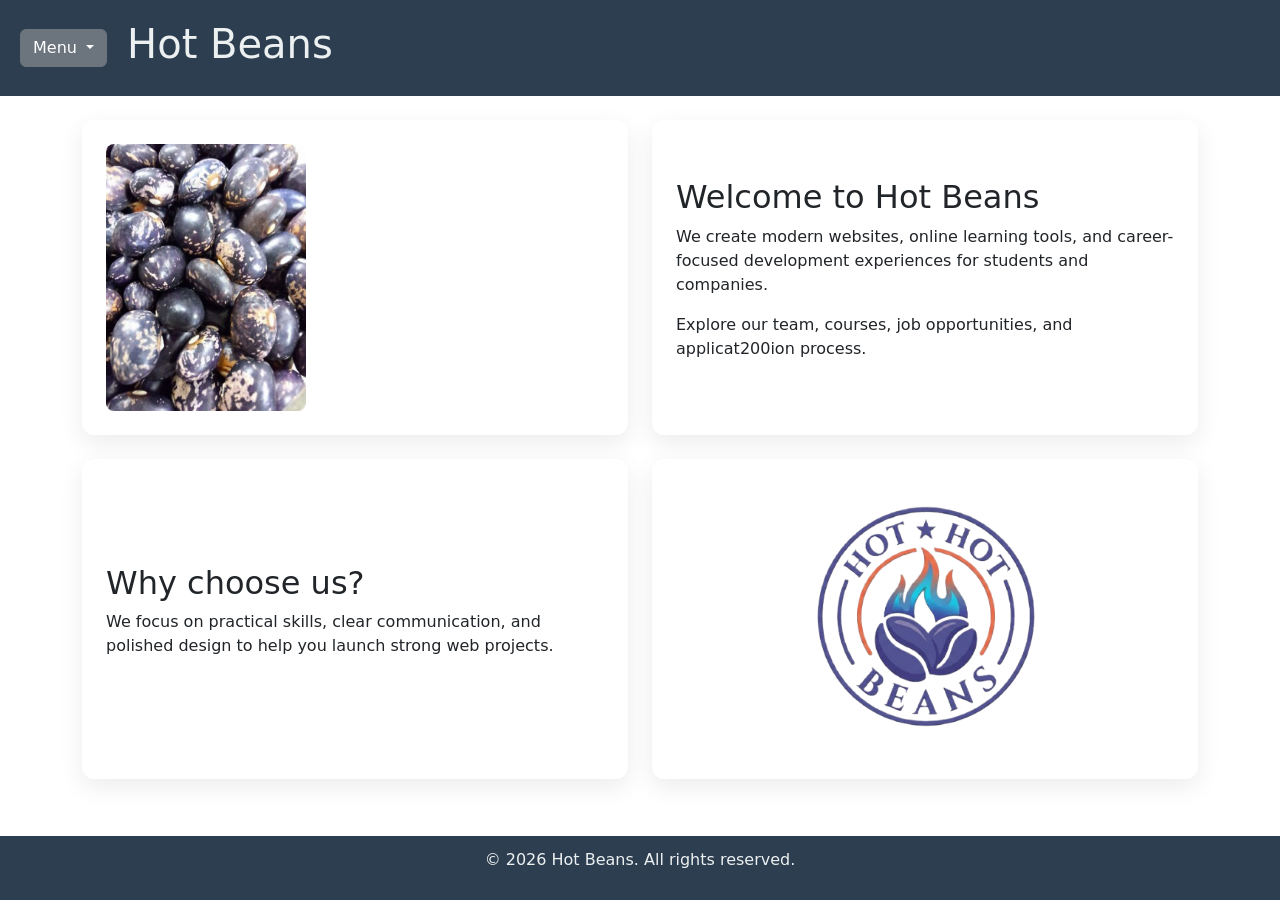
<file: index.html>
<!DOCTYPE html>
<html lang="en">
<head>
    <meta charset="UTF-8">
    <meta name="viewport" content="width=device-width, initial-scale=1.0">
      <link rel="stylesheet" href="css.css">
    <link href="https://cdn.jsdelivr.net/npm/bootstrap@5.0.2/dist/css/bootstrap.min.css" rel="stylesheet" integrity="sha384-EVSTQN3/azprG1Anm3QDgpJLIm9Nao0Yz1ztcQTwFspd3yD65VohhpuuCOmLASjC" crossorigin="anonymous">
    <title>Hot Beans - Home</title>
</head>

<body>
    <!-- Navigation Bar Section -->
    <header class="header">
        <div class="dropdown">
            <button class="btn btn-secondary dropdown-toggle" type="button" id="dropdownMenuButton1" data-bs-toggle="dropdown" aria-expanded="false">
            Menu
            </button>
            <ul class="dropdown-menu" aria-labelledby="dropdownMenuButton1">
              <li><a class="dropdown-item" href="index.html">Home</a></li>
              <li><a class="dropdown-item" href="OurTeam.html">Our Team</a></li>
              <li><a class="dropdown-item" href="WebDevelopmentCourses.html">Web Development Courses</a></li>
              <li><a class="dropdown-item" href="Jobs.html">Jobs</a></li>
              <li><a class="dropdown-item" href="Application.html">Application</a></li>
            </ul>
        </div>
        <h1>Hot Beans</h1>
    </header>

    <!-- Main content grid starts here -->
    <main>
        <div class="container py-4">
            <div class="row gy-4">
                <!-- Card 1: Blue Beans image + intro -->
                <div class="col-md-6">
                    <div class="content-card">
                        <img src="Img/BlueBeans.jpg" alt="Blue Beans" class="BlueBeans">
                    </div>
                </div>

                <!-- Card 2: Welcome text -->
                <div class="col-md-6">
                    <div class="content-card content-text">
                        <h2>Welcome to Hot Beans</h2>
                        <p>We create modern websites, online learning tools, and career-focused development experiences for students and companies.</p>
                        <p>Explore our team, courses, job opportunities, and applicat200ion process.</p>   
                    </div>
                </div>

                <!-- Card 3: Why choose us -->
                <div class="col-md-6">
                    <div class="content-card content-text">
                        <h2>Why choose us?</h2>
                        <p>We focus on practical skills, clear communication, and polished design to help you launch strong web projects.</p>
                    </div>
                </div>

                <!-- Card 4: Brand image + messaging -->
                <div class="col-md-6">
                    <div class="content-card">
                        <img src="Img/Logo.png" alt="Hot Beans Logo" class="BlueBeansLogo">
                    </div>
                </div>
            </div>
        </div>
    </main>

    <!-- Page footer -->
    <footer>
        <p>&copy; 2026 Hot Beans. All rights reserved.</p>
    </footer>

    <!-- Bootstrap JS at end of body for proper dropdown behavior -->
    <script src="https://cdn.jsdelivr.net/npm/bootstrap@5.0.2/dist/js/bootstrap.bundle.min.js" integrity="sha384-MrcW6ZMFYlzcLA8Nl+NtUVF0sA7MsXsP1UyJoMp4YLEuNSfAP+JcXn/tWtIaxVXM" crossorigin="anonymous"></script>
</body>
</html>
</file>
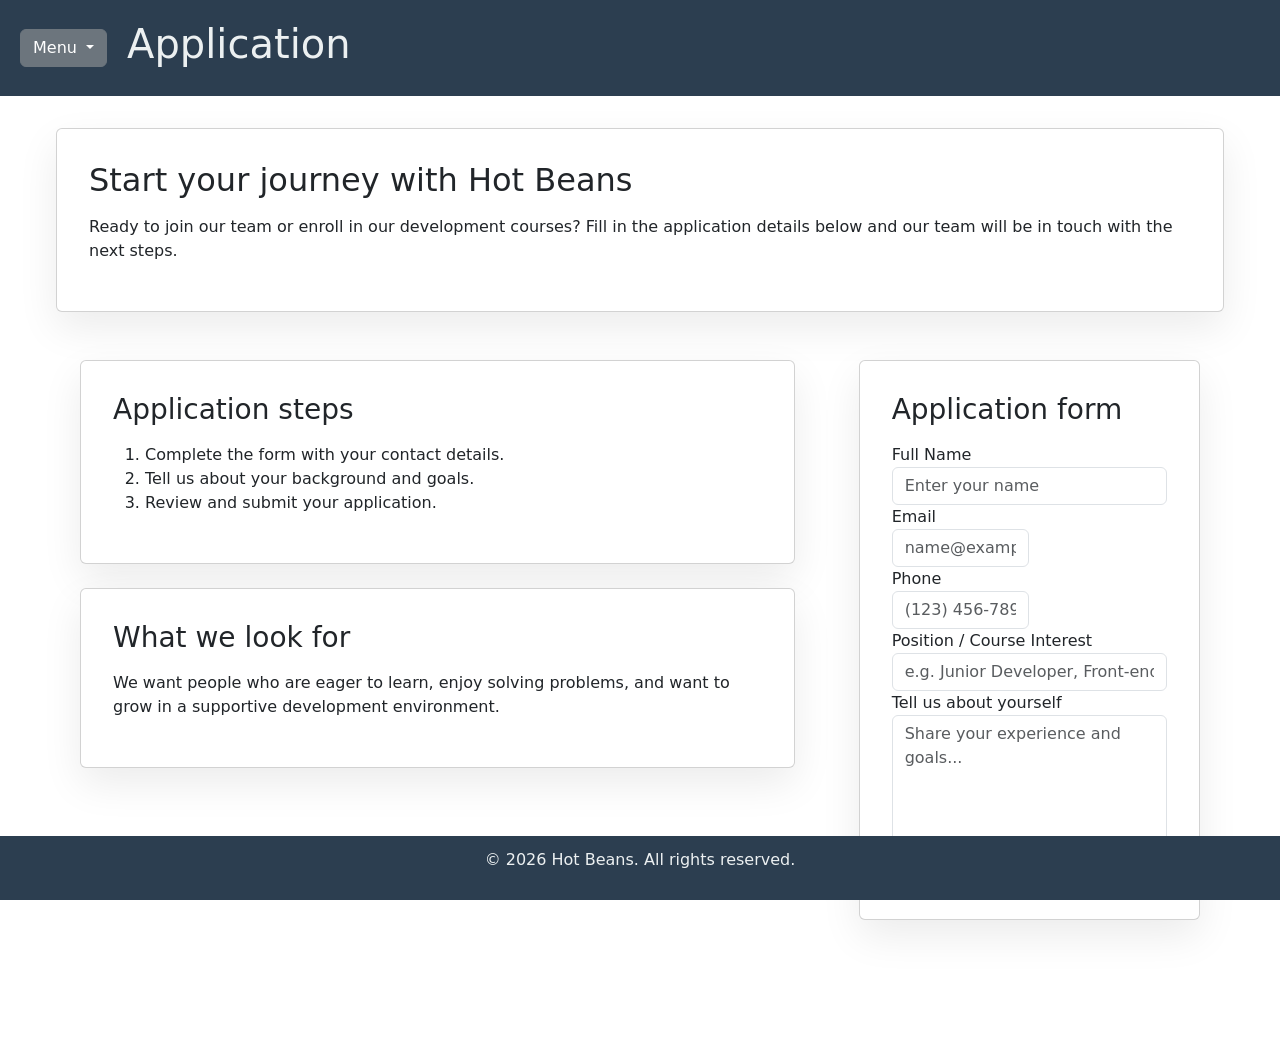
<file: Application.html>
<!DOCTYPE html>
<html lang="en">
<head>
    <meta charset="UTF-8">
    <meta name="viewport" content="width=device-width, initial-scale=1.0">
      <link rel="stylesheet" href="css.css">
    <link href="https://cdn.jsdelivr.net/npm/bootstrap@5.0.2/dist/css/bootstrap.min.css" rel="stylesheet" integrity="sha384-EVSTQN3/azprG1Anm3QDgpJLIm9Nao0Yz1ztcQTwFspd3yD65VohhpuuCOmLASjC" crossorigin="anonymous">
    <title>Hot Beans - Application</title>
</head>

<body>
    <!--- Navigation Bar -->
    <header class="header">
        <div class="dropdown">
            <button class="btn btn-secondary dropdown-toggle" type="button" id="dropdownMenuButton1" data-bs-toggle="dropdown" aria-expanded="false">
            Menu
            </button>
            <ul class="dropdown-menu" aria-labelledby="dropdownMenuButton1">
              <li><a class="dropdown-item" href="index.html">Home</a></li>
              <li><a class="dropdown-item" href="OurTeam.html">Our Team</a></li>
              <li><a class="dropdown-item" href="WebDevelopmentCourses.html">Web Development Courses</a></li>
              <li><a class="dropdown-item" href="Jobs.html">Jobs</a></li>
              <li><a class="dropdown-item" href="Application.html">Application</a></li>
            </ul>
        </div>
        <h1>Application</h1>
    </header>

    <main><section class="intro-section">
      <div class="card">
        <h2>Start your journey with Hot Beans</h2>
        <p>Ready to join our team or enroll in our development courses? Fill in the application details below and our team will be in touch with the next steps.</p>
      </div>
    </section>

    <!-- Application form and sidebar -->
    <section class="grid-2 application-grid">
      <aside>
        <div class="card">
          <h3>Application steps</h3>
          <ol>
            <li>Complete the form with your contact details.</li>
            <li>Tell us about your background and goals.</li>
            <li>Review and submit your application.</li>
          </ol>
        </div>
        <div class="card">
          <h3>What we look for</h3>
          <p>We want people who are eager to learn, enjoy solving problems, and want to grow in a supportive development environment.</p>
        </div>
      </aside>

      <article>
        <div class="card">
          <h3>Application form</h3>
          <form>
            <div class="form-group">
              <label for="fullName">Full Name</label>
              <input type="text" class="form-control" id="fullName" placeholder="Enter your name">
            </div>
            <div class="form-row">
              <div class="form-group col-md-6">
                <label for="emailAddress">Email</label>
                <input type="email" class="form-control" id="emailAddress" placeholder="name@example.com">
              </div>
              <div class="form-group col-md-6">
                <label for="phoneNumber">Phone</label>
                <input type="tel" class="form-control" id="phoneNumber" placeholder="(123) 456-7890">
              </div>
            </div>
            <div class="form-group">
              <label for="positionInterest">Position / Course Interest</label>
              <input type="text" class="form-control" id="positionInterest" placeholder="e.g. Junior Developer, Front-end Course">
            </div>
            <div class="form-group">
              <label for="message">Tell us about yourself</label>
              <textarea class="form-control" id="message" rows="5" placeholder="Share your experience and goals..."></textarea>
            </div>
            <button type="submit" class="btn btn-primary">Submit Application</button>
          </form>
        </div>
      </article>
    </section>
  </main>

<footer>
    <p>&copy; 2026 Hot Beans. All rights reserved.</p>
</footer>
<script src="https://cdn.jsdelivr.net/npm/bootstrap@5.0.2/dist/js/bootstrap.bundle.min.js" integrity="sha384-MrcW6ZMFYlzcLA8Nl+NtUVF0sA7MsXsP1UyJoMp4YLEuNSfAP+JcXn/tWtIaxVXM" crossorigin="anonymous"></script>
</body>
</html>
</file>
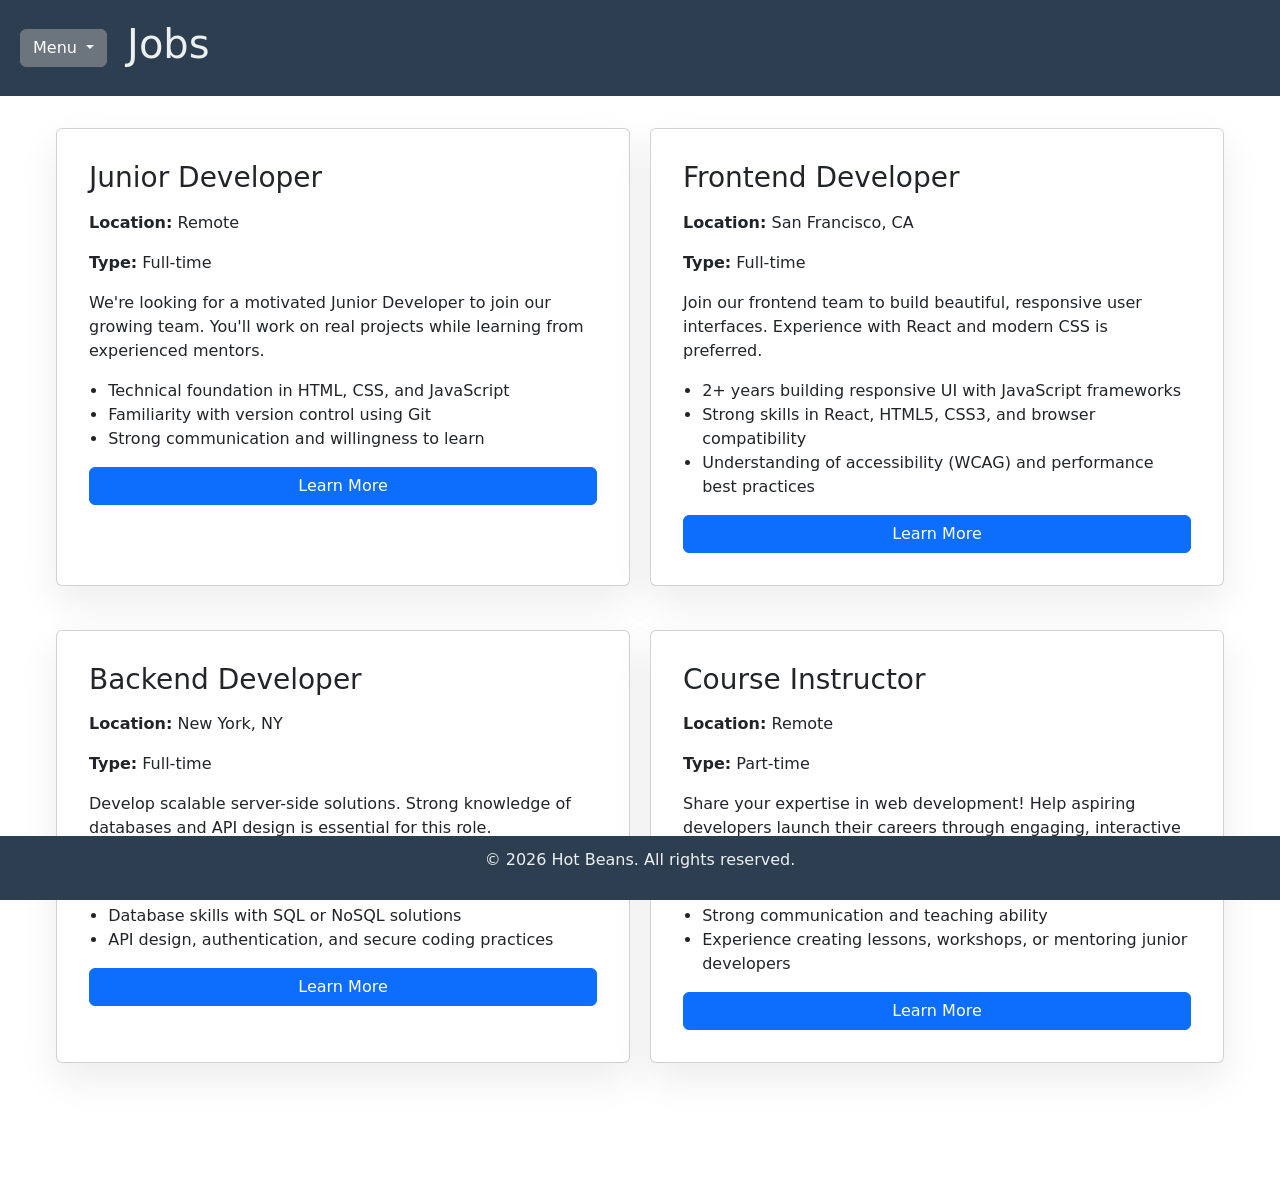
<file: Jobs.html>
<!DOCTYPE html>
<html lang="en">
<head>
    <meta charset="UTF-8">
    <meta name="viewport" content="width=device-width, initial-scale=1.0">
      <link rel="stylesheet" href="css.css">
    <link href="https://cdn.jsdelivr.net/npm/bootstrap@5.0.2/dist/css/bootstrap.min.css" rel="stylesheet" integrity="sha384-EVSTQN3/azprG1Anm3QDgpJLIm9Nao0Yz1ztcQTwFspd3yD65VohhpuuCOmLASjC" crossorigin="anonymous">
    <title>Hot Beans - Jobs</title>
</head>

<body>
    <!--- Navigation Bar -->
    <header class="header">
        <div class="dropdown">
            <button class="btn btn-secondary dropdown-toggle" type="button" id="dropdownMenuButton1" data-bs-toggle="dropdown" aria-expanded="false">
            Menu
            </button>
            <ul class="dropdown-menu" aria-labelledby="dropdownMenuButton1">
              <li><a class="dropdown-item" href="index.html">Home</a></li>
              <li><a class="dropdown-item" href="OurTeam.html">Our Team</a></li>
              <li><a class="dropdown-item" href="WebDevelopmentCourses.html">Web Development Courses</a></li>
              <li><a class="dropdown-item" href="Jobs.html">Jobs</a></li>
              <li><a class="dropdown-item" href="Application.html">Application</a></li>
            </ul>
        </div>
        <h1>Jobs</h1>
    </header>
<main> 
    <!-- Job listings grid -->
    <section class="grid job-grid">
      <div class="card">
        <h3>Junior Developer</h3>
        <p><strong>Location:</strong> Remote</p>
        <p><strong>Type:</strong> Full-time</p>
        <p>We're looking for a motivated Junior Developer to join our growing team. You'll work on real projects while learning from experienced mentors.</p>
        <ul>
          <li>Technical foundation in HTML, CSS, and JavaScript</li>
          <li>Familiarity with version control using Git</li>
          <li>Strong communication and willingness to learn</li>
        </ul>
        <a href="Application.html" class="btn btn-primary">Learn More</a>
      </div>
      <div class="card">
        <h3>Frontend Developer</h3>
        <p><strong>Location:</strong> San Francisco, CA</p>
        <p><strong>Type:</strong> Full-time</p>
        <p>Join our frontend team to build beautiful, responsive user interfaces. Experience with React and modern CSS is preferred.</p>
        <ul>
          <li>2+ years building responsive UI with JavaScript frameworks</li>
          <li>Strong skills in React, HTML5, CSS3, and browser compatibility</li>
          <li>Understanding of accessibility (WCAG) and performance best practices</li>
        </ul>
        <a href="Application.html" class="btn btn-primary">Learn More</a>
      </div>
      <div class="card">
        <h3>Backend Developer</h3>
        <p><strong>Location:</strong> New York, NY</p>
        <p><strong>Type:</strong> Full-time</p>
        <p>Develop scalable server-side solutions. Strong knowledge of databases and API design is essential for this role.</p>
        <ul>
          <li>Proven experience with Node.js, Express, or similar backend frameworks</li>
          <li>Database skills with SQL or NoSQL solutions</li>
          <li>API design, authentication, and secure coding practices</li>
        </ul>
        <a href="Application.html" class="btn btn-primary">Learn More</a>
      </div>
      <div class="card">
        <h3>Course Instructor</h3>
        <p><strong>Location:</strong> Remote</p>
        <p><strong>Type:</strong> Part-time</p>
        <p>Share your expertise in web development! Help aspiring developers launch their careers through engaging, interactive courses.</p>
        <ul>
          <li>3+ years of professional web development experience</li>
          <li>Strong communication and teaching ability</li>
          <li>Experience creating lessons, workshops, or mentoring junior developers</li>
        </ul>
        <a href="Application.html" class="btn btn-primary">Learn More</a>
      </div>
    </section>
  </main>

<footer>
    <p>&copy; 2026 Hot Beans. All rights reserved.</p>
</footer>
<script src="https://cdn.jsdelivr.net/npm/bootstrap@5.0.2/dist/js/bootstrap.bundle.min.js" integrity="sha384-MrcW6ZMFYlzcLA8Nl+NtUVF0sA7MsXsP1UyJoMp4YLEuNSfAP+JcXn/tWtIaxVXM" crossorigin="anonymous"></script>
</body>
</html>
</file>
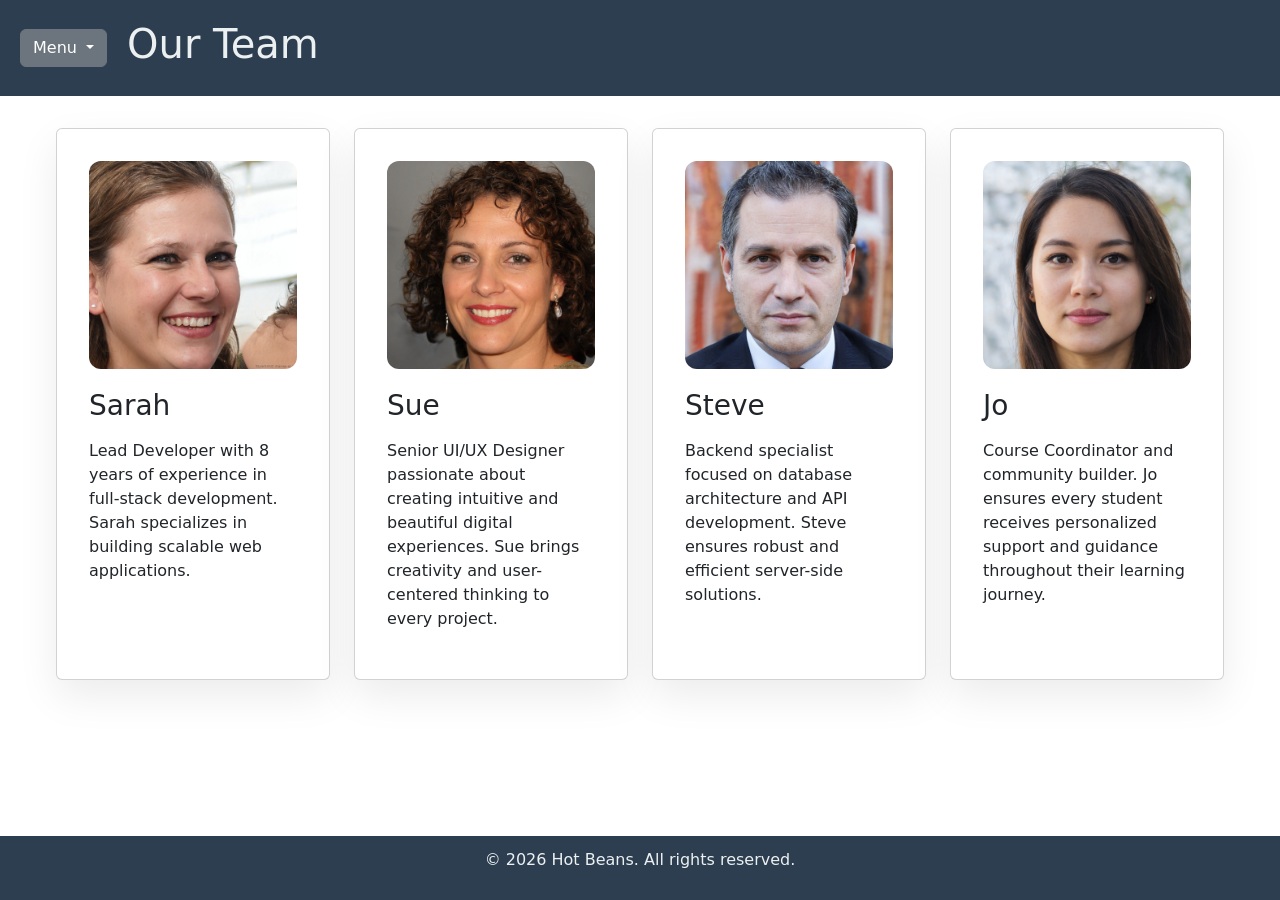
<file: OurTeam.html>
<!DOCTYPE html>
<html lang="en">
<head>
    <meta charset="UTF-8">
    <meta name="viewport" content="width=device-width, initial-scale=1.0">
      <link rel="stylesheet" href="css.css">
    <link href="https://cdn.jsdelivr.net/npm/bootstrap@5.0.2/dist/css/bootstrap.min.css" rel="stylesheet" integrity="sha384-EVSTQN3/azprG1Anm3QDgpJLIm9Nao0Yz1ztcQTwFspd3yD65VohhpuuCOmLASjC" crossorigin="anonymous">
    <title>Hot Beans - Our Team</title>
</head>

<body>
    <!--- Navigation Bar -->
    <header class="header">
        <div class="dropdown">
            <button class="btn btn-secondary dropdown-toggle" type="button" id="dropdownMenuButton1" data-bs-toggle="dropdown" aria-expanded="false">
            Menu
            </button>
            <ul class="dropdown-menu" aria-labelledby="dropdownMenuButton1">
              <li><a class="dropdown-item" href="index.html">Home</a></li>
              <li><a class="dropdown-item" href="OurTeam.html">Our Team</a></li>
              <li><a class="dropdown-item" href="WebDevelopmentCourses.html">Web Development Courses</a></li>
              <li><a class="dropdown-item" href="Jobs.html">Jobs</a></li>
              <li><a class="dropdown-item" href="Application.html">Application</a></li>
            </ul>
        </div>
        <h1>Our Team</h1>
    </header>

    <!-- Team member cards grid -->
    <main>
      <section class="grid">
        <div class="card">
          <img src="Img/ppl1.jpg" alt="Sarah" class="card-img-top">
          <h3>Sarah</h3>
          <p>Lead Developer with 8 years of experience in full-stack development. Sarah specializes in building scalable web applications.</p>
        </div>
      <div class="card">
        <img src="Img/ppl2.jpg" alt="Sue" class="card-img-top">
        <h3>Sue</h3>
        <p>Senior UI/UX Designer passionate about creating intuitive and beautiful digital experiences. Sue brings creativity and user-centered thinking to every project.</p>
      </div>
      <div class="card">
        <img src="Img/ppl3.jpg" alt="Steve" class="card-img-top">
        <h3>Steve</h3>
        <p>Backend specialist focused on database architecture and API development. Steve ensures robust and efficient server-side solutions.</p>
      </div>
      <div class="card">
        <img src="Img/ppl4.jpg" alt="Jo" class="card-img-top">
        <h3>Jo</h3>
        <p>Course Coordinator and community builder. Jo ensures every student receives personalized support and guidance throughout their learning journey.</p>
      </div>
    </section>
  </main>

<footer>
    <p>&copy; 2026 Hot Beans. All rights reserved.</p>
</footer>
<script src="https://cdn.jsdelivr.net/npm/bootstrap@5.0.2/dist/js/bootstrap.bundle.min.js" integrity="sha384-MrcW6ZMFYlzcLA8Nl+NtUVF0sA7MsXsP1UyJoMp4YLEuNSfAP+JcXn/tWtIaxVXM" crossorigin="anonymous"></script>
</body>
</html>
</file>
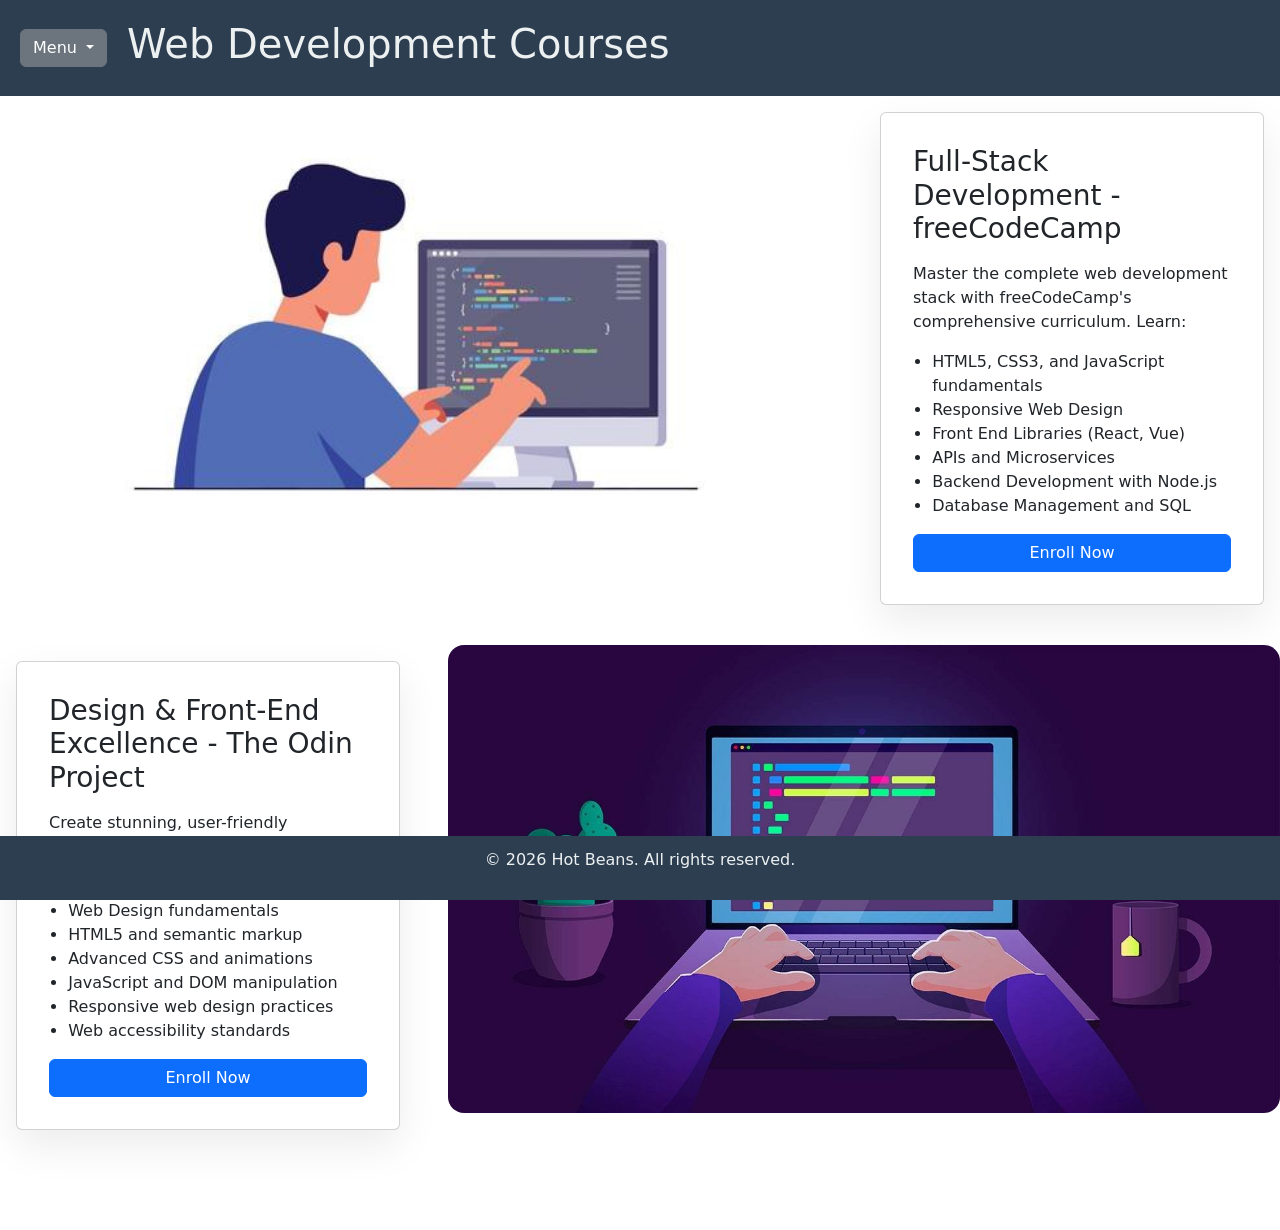
<file: WebDevelopmentCourses.html>
<!DOCTYPE html>
<html lang="en">
<head>
    <meta charset="UTF-8">
    <meta name="viewport" content="width=device-width, initial-scale=1.0">
      <link rel="stylesheet" href="css.css">
    <link href="https://cdn.jsdelivr.net/npm/bootstrap@5.0.2/dist/css/bootstrap.min.css" rel="stylesheet" integrity="sha384-EVSTQN3/azprG1Anm3QDgpJLIm9Nao0Yz1ztcQTwFspd3yD65VohhpuuCOmLASjC" crossorigin="anonymous">
    <title>Hot Beans - Web Development Courses</title>
</head>

<body>
    <!--- Navigation Bar -->
    <header class="header">
        <div class="dropdown">
            <button class="btn btn-secondary dropdown-toggle" type="button" id="dropdownMenuButton1" data-bs-toggle="dropdown" aria-expanded="false">
            Menu
            </button>
            <ul class="dropdown-menu" aria-labelledby="dropdownMenuButton1">
              <li><a class="dropdown-item" href="index.html">Home</a></li>
              <li><a class="dropdown-item" href="OurTeam.html">Our Team</a></li>
              <li><a class="dropdown-item" href="WebDevelopmentCourses.html">Web Development Courses</a></li>
              <li><a class="dropdown-item" href="Jobs.html">Jobs</a></li>
              <li><a class="dropdown-item" href="Application.html">Application</a></li>
            </ul>
        </div>
        <h1>Web Development Courses</h1>
    </header>
     <!-- First course section -->
    <main>
    <section class="grid-2">
      <div>
        <img src="Img/ManCoding.jpg" alt="Full-Stack Development" class="img-fluid">
      </div>
      <article>
        <div class="card">
          <h3>Full-Stack Development - freeCodeCamp</h3>
          <p>Master the complete web development stack with freeCodeCamp's comprehensive curriculum. Learn:</p>
          <ul>
            <li>HTML5, CSS3, and JavaScript fundamentals</li>
            <li>Responsive Web Design</li>
            <li>Front End Libraries (React, Vue)</li>
            <li>APIs and Microservices</li>
            <li>Backend Development with Node.js</li>
            <li>Database Management and SQL</li>
          </ul>
          <a href="https://www.freecodecamp.org" class="btn btn-primary" target="_blank">Enroll Now</a>
        </div>
      </article>
    </section>

    <!-- Second course section -->
    <section class="grid-2 reverse">
      <article>
        <div class="card">
          <h3>Design & Front-End Excellence - The Odin Project</h3>
          <p>Create stunning, user-friendly interfaces with The Odin Project's comprehensive curriculum. Master:</p>
          <ul>
            <li>Web Design fundamentals</li>
            <li>HTML5 and semantic markup</li>
            <li>Advanced CSS and animations</li>
            <li>JavaScript and DOM manipulation</li>
            <li>Responsive web design practices</li>
            <li>Web accessibility standards</li>
          </ul>
          <a href="https://www.theodinproject.com" class="btn btn-primary" target="_blank">Enroll Now</a>
        </div>
      </article>
      <div>
        <img src="Img/ManCoding2.jpg" alt="Design & Front-End Excellence" class="img-fluid">
      </div>
    </section>
  </main>

<footer>
    <p>&copy; 2026 Hot Beans. All rights reserved.</p>
</footer>
<script src="https://cdn.jsdelivr.net/npm/bootstrap@5.0.2/dist/js/bootstrap.bundle.min.js" integrity="sha384-MrcW6ZMFYlzcLA8Nl+NtUVF0sA7MsXsP1UyJoMp4YLEuNSfAP+JcXn/tWtIaxVXM" crossorigin="anonymous"></script>
</body>
</html>
</file>
<file: css.css>
.header {
  background: #2c3e50;
  color: #ecf0f1;
  padding: 20px;
  display: flex;
  align-items: center;
  justify-content: flex-start;
  gap: 20px;
}

body {
  margin: 0;
  font-family: Arial, Helvetica, sans-serif;
  background: #f5f5f5;
  color: #2c3e50;
  padding-bottom: 60px; /* Space for fixed footer */
}

.dropdown {
  position: relative;
  display: inline-block;
  color: #2c3e50;
}

.content-card {
  background: #ffffff;
  border-radius: 12px;
  padding: 24px;
  box-shadow: 0 8px 24px rgba(0, 0, 0, 0.08);
  min-height: 100%;
}

.content-text {
  display: flex;
  flex-direction: column;
  justify-content: center;
}

.BlueBeans {
  width: 200px;
  height: auto;
  border-radius: 8px;
}

.intro-section {
  max-width: 1200px;
  margin: 2rem auto;
  padding: 0 1rem;
}

.grid {
  display: grid;
  grid-template-columns: repeat(auto-fit, minmax(250px, 1fr));
  gap: 1.5rem;
  max-width: 1200px;
  margin: 2rem auto;
  padding: 0 1rem;
}

.grid.job-grid {
  grid-template-columns: repeat(2, 1fr);
  gap: 20px;
}

.card {
  border: none;
  border-radius: 1rem;
  box-shadow: 0 16px 40px rgba(0, 0, 0, 0.08);
  padding: 2rem;
  margin-bottom: 1.5rem;
}

.card img {
  width: 100%;
  height: auto;
  display: block;
  border-radius: 0.75rem;
  margin-bottom: 1.25rem;
}

.job-grid {
  grid-template-columns: repeat(2, 1fr);
}

.card h2,
.card h3 {
  margin-bottom: 1rem;
}

.card ul {
  padding-left: 1.2rem;
}

.BlueBeansLogo {
  width: 500px;
  height: auto;
  border-radius: 8px;
}

footer {
  background: #2c3e50;
  color: #ecf0f1;
  text-align: center;
  padding: 12px 0;
  position: fixed;
  bottom: 0;
  width: 100%;
}

.grid-2 {
  display: grid;
  grid-template-columns: 2fr 1fr;
  gap: 2rem;
  align-items: start;
}

.application-grid {
  max-width: 1200px;
  margin: 2rem auto;
  padding: 0 1.5rem;
}

.application-grid aside,
.application-grid article {
  padding: 1.5rem;
}

.grid-2.reverse {
  grid-template-columns: 1fr 2fr;
}

.grid-2 img,
.grid-2 .img-fluid {
  width: 100%;
  height: auto;
  display: block;
  border-radius: 1rem;
}

.grid-2 article {
  display: flex;
  align-items: center;
}

.grid-2 .card {
  width: 100%;
}

.grid-2 aside,
.grid-2 article {
  padding: 1rem;
}

@media (max-width: 768px) {
  .grid-2,
  .grid-2.reverse {
    grid-template-columns: 1fr;
  }
}

.grid {
  display: grid;
  grid-template-columns: repeat(auto-fit, minmax(250px, 1fr));
  gap: 1.5rem;
}
</file>
